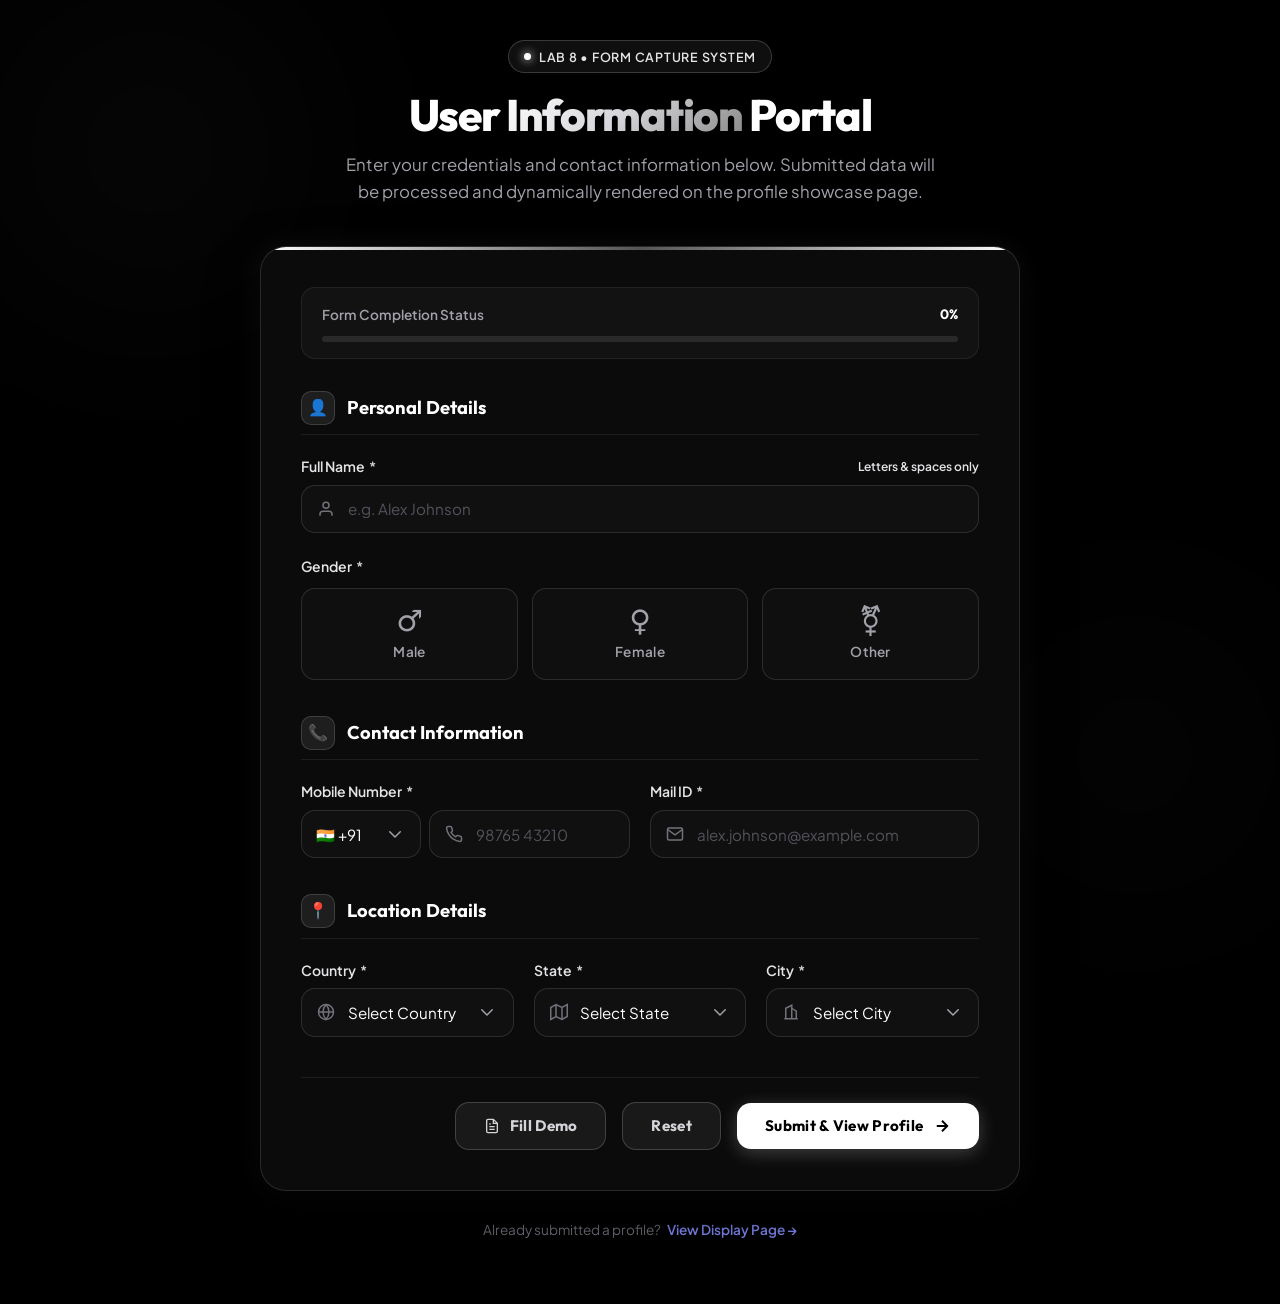
<file: index.html>
<!DOCTYPE html>
<html lang="en">
<head>
  <meta charset="UTF-8">
  <meta name="viewport" content="width=device-width, initial-scale=1.0">
  <title>User Information Capture | Web Programming Lab 8</title>
  <meta name="description" content="Capture user information such as name, gender, mobile number, email, city, state, and country using interactive HTML5 form elements and client-side JavaScript.">
  <link rel="stylesheet" href="style.css">
</head>
<body>

  <!-- Background Ambient Lights -->
  <div class="bg-ambient-orb orb-1"></div>
  <div class="bg-ambient-orb orb-2"></div>

  <main class="container container-narrow">
    <!-- Header -->
    <header class="app-header">
      <div class="badge-tag">
        <span class="badge-pulse"></span>
        Lab 8 • Form Capture System
      </div>
      <h1 class="app-title">User <span class="text-gradient">Information</span> Portal</h1>
      <p class="app-subtitle">
        Enter your credentials and contact information below. Submitted data will be processed and dynamically rendered on the profile showcase page.
      </p>
    </header>

    <!-- Main Form Card -->
    <section class="glass-card">
      
      <!-- Progress Bar -->
      <div class="form-progress-wrap">
        <div class="progress-header">
          <span>Form Completion Status</span>
          <span id="progressPercent" class="progress-count">0%</span>
        </div>
        <div class="progress-bar-track">
          <div id="progressBar" class="progress-bar-fill"></div>
        </div>
      </div>

      <form id="userForm" novalidate>
        
        <!-- Section 1: Personal Details -->
        <div class="form-section">
          <div class="section-legend">
            <span class="section-icon">👤</span>
            Personal Details
          </div>

          <div class="form-grid">
            <!-- Full Name -->
            <div class="form-group form-grid-full" id="group-fullName">
              <label for="fullName" class="form-label">
                <span>Full Name <span class="label-required">*</span></span>
                <span class="text-dim" style="font-size:0.75rem;">Letters & spaces only</span>
              </label>
              <div class="input-wrapper">
                <span class="input-icon-left">
                  <svg width="18" height="18" viewBox="0 0 24 24" fill="none" stroke="currentColor" stroke-width="2"><path d="M20 21v-2a4 4 0 0 0-4-4H8a4 4 0 0 0-4 4v2"></path><circle cx="12" cy="7" r="4"></circle></svg>
                </span>
                <input 
                  type="text" 
                  id="fullName" 
                  name="fullName" 
                  class="form-control" 
                  placeholder="e.g. Alex Johnson"
                  required
                  autocomplete="name"
                >
                <span class="input-status-icon status-valid">✓</span>
                <span class="input-status-icon status-error">✕</span>
              </div>
              <span class="error-message" id="error-fullName">Please enter a valid full name (minimum 3 characters).</span>
            </div>

            <!-- Gender Selection -->
            <div class="form-group form-grid-full" id="group-gender">
              <label class="form-label">
                <span>Gender <span class="label-required">*</span></span>
              </label>
              <div class="gender-options-grid">
                <label class="gender-option">
                  <input type="radio" name="gender" value="Male" required>
                  <div class="gender-card">
                    <span class="gender-icon">♂</span>
                    <span class="gender-title">Male</span>
                  </div>
                </label>
                <label class="gender-option">
                  <input type="radio" name="gender" value="Female">
                  <div class="gender-card">
                    <span class="gender-icon">♀</span>
                    <span class="gender-title">Female</span>
                  </div>
                </label>
                <label class="gender-option">
                  <input type="radio" name="gender" value="Other">
                  <div class="gender-card">
                    <span class="gender-icon">⚧</span>
                    <span class="gender-title">Other</span>
                  </div>
                </label>
              </div>
              <span class="error-message" id="error-gender">Please select your gender.</span>
            </div>
          </div>
        </div>

        <!-- Section 2: Contact Information -->
        <div class="form-section">
          <div class="section-legend">
            <span class="section-icon">📞</span>
            Contact Information
          </div>

          <div class="form-grid">
            <!-- Mobile Number -->
            <div class="form-group" id="group-mobile">
              <label for="mobile" class="form-label">
                <span>Mobile Number <span class="label-required">*</span></span>
              </label>
              <div class="phone-input-group">
                <select id="countryCode" name="countryCode" class="form-control country-code-select" aria-label="Country Code">
                  <option value="+91">🇮🇳 +91</option>
                  <option value="+1">🇺🇸 +1</option>
                  <option value="+44">🇬🇧 +44</option>
                  <option value="+61">🇦🇺 +61</option>
                  <option value="+81">🇯🇵 +81</option>
                  <option value="+49">🇩🇪 +49</option>
                  <option value="+971">🇦🇪 +971</option>
                  <option value="+65">🇸🇬 +65</option>
                </select>
                <div class="input-wrapper" style="flex:1;">
                  <span class="input-icon-left">
                    <svg width="18" height="18" viewBox="0 0 24 24" fill="none" stroke="currentColor" stroke-width="2"><path d="M22 16.92v3a2 2 0 0 1-2.18 2 19.79 19.79 0 0 1-8.63-3.07 19.5 19.5 0 0 1-6-6 19.79 19.79 0 0 1-3.07-8.67A2 2 0 0 1 4.11 2h3a2 2 0 0 1 2 1.72 12.84 12.84 0 0 0 .7 2.81 2 2 0 0 1-.45 2.11L8.09 9.91a16 16 0 0 0 6 6l1.27-1.27a2 2 0 0 1 2.11-.45 12.84 12.84 0 0 0 2.81.7A2 2 0 0 1 22 16.92z"></path></svg>
                  </span>
                  <input 
                    type="tel" 
                    id="mobile" 
                    name="mobile" 
                    class="form-control" 
                    placeholder="98765 43210"
                    required
                    autocomplete="tel-national"
                    maxlength="15"
                  >
                  <span class="input-status-icon status-valid">✓</span>
                  <span class="input-status-icon status-error">✕</span>
                </div>
              </div>
              <span class="error-message" id="error-mobile">Please enter a valid 10-digit mobile number.</span>
            </div>

            <!-- Email ID -->
            <div class="form-group" id="group-email">
              <label for="email" class="form-label">
                <span>Mail ID <span class="label-required">*</span></span>
              </label>
              <div class="input-wrapper">
                <span class="input-icon-left">
                  <svg width="18" height="18" viewBox="0 0 24 24" fill="none" stroke="currentColor" stroke-width="2"><path d="M4 4h16c1.1 0 2 .9 2 2v12c0 1.1-.9 2-2 2H4c-1.1 0-2-.9-2-2V6c0-1.1.9-2 2-2z"></path><polyline points="22,6 12,13 2,6"></polyline></svg>
                </span>
                <input 
                  type="email" 
                  id="email" 
                  name="email" 
                  class="form-control" 
                  placeholder="alex.johnson@example.com"
                  required
                  autocomplete="email"
                >
                <span class="input-status-icon status-valid">✓</span>
                <span class="input-status-icon status-error">✕</span>
              </div>
              <span class="error-message" id="error-email">Please enter a valid email address (e.g. name@domain.com).</span>
            </div>
          </div>
        </div>

        <!-- Section 3: Location Details -->
        <div class="form-section">
          <div class="section-legend">
            <span class="section-icon">📍</span>
            Location Details
          </div>

          <div class="form-grid form-grid-3">
            <!-- Country -->
            <div class="form-group" id="group-country">
              <label for="country" class="form-label">
                <span>Country <span class="label-required">*</span></span>
              </label>
              <div class="input-wrapper">
                <span class="input-icon-left">
                  <svg width="18" height="18" viewBox="0 0 24 24" fill="none" stroke="currentColor" stroke-width="2"><circle cx="12" cy="12" r="10"></circle><line x1="2" y1="12" x2="22" y2="12"></line><path d="M12 2a15.3 15.3 0 0 1 4 10 15.3 15.3 0 0 1-4 10 15.3 15.3 0 0 1-4-10 15.3 15.3 0 0 1 4-10z"></path></svg>
                </span>
                <select id="country" name="country" class="form-control" required autocomplete="country-name">
                  <option value="" disabled selected>Select Country</option>
                  <option value="India">India</option>
                  <option value="United States">United States</option>
                  <option value="United Kingdom">United Kingdom</option>
                  <option value="Canada">Canada</option>
                  <option value="Australia">Australia</option>
                  <option value="Germany">Germany</option>
                  <option value="France">France</option>
                  <option value="Singapore">Singapore</option>
                  <option value="United Arab Emirates">United Arab Emirates</option>
                  <option value="Japan">Japan</option>
                  <option value="Other">Other</option>
                </select>
                <span class="input-status-icon status-valid">✓</span>
                <span class="input-status-icon status-error">✕</span>
              </div>
              <span class="error-message" id="error-country">Please select your country.</span>
            </div>

            <!-- State -->
            <div class="form-group" id="group-state">
              <label for="state" class="form-label">
                <span>State <span class="label-required">*</span></span>
              </label>
              <div class="input-wrapper">
                <span class="input-icon-left">
                  <svg width="18" height="18" viewBox="0 0 24 24" fill="none" stroke="currentColor" stroke-width="2"><polygon points="1 6 1 22 8 18 16 22 23 18 23 2 16 6 8 2 1 6"></polygon><line x1="8" y1="2" x2="8" y2="18"></line><line x1="16" y1="6" x2="16" y2="22"></line></svg>
                </span>
                <select id="state" name="state" class="form-control" required autocomplete="address-level1">
                  <option value="" disabled selected>Select State</option>
                  <option value="Karnataka">Karnataka</option>
                  <option value="Maharashtra">Maharashtra</option>
                  <option value="Delhi">Delhi</option>
                  <option value="Tamil Nadu">Tamil Nadu</option>
                  <option value="Telangana">Telangana</option>
                  <option value="Gujarat">Gujarat</option>
                  <option value="Uttar Pradesh">Uttar Pradesh</option>
                  <option value="West Bengal">West Bengal</option>
                  <option value="Kerala">Kerala</option>
                  <option value="Rajasthan">Rajasthan</option>
                  <option value="California">California</option>
                  <option value="New York">New York</option>
                  <option value="Texas">Texas</option>
                  <option value="England">England</option>
                  <option value="Ontario">Ontario</option>
                  <option value="New South Wales">New South Wales</option>
                  <option value="Dubai">Dubai</option>
                  <option value="Other">Other (Custom State)</option>
                </select>
                <span class="input-status-icon status-valid">✓</span>
                <span class="input-status-icon status-error">✕</span>
              </div>
              <input type="text" id="customState" class="form-control" placeholder="Type custom state name..." style="display: none; margin-top: 0.5rem;" autocomplete="address-level1">
              <span class="error-message" id="error-state">Please select or specify your state.</span>
            </div>

            <!-- City -->
            <div class="form-group" id="group-city">
              <label for="city" class="form-label">
                <span>City <span class="label-required">*</span></span>
              </label>
              <div class="input-wrapper">
                <span class="input-icon-left">
                  <svg width="18" height="18" viewBox="0 0 24 24" fill="none" stroke="currentColor" stroke-width="2"><path d="M3 21h18"></path><path d="M5 21V7l8-4v18"></path><path d="M19 21V11l-6-4"></path><path d="M9 9v.01"></path><path d="M9 12v.01"></path><path d="M9 15v.01"></path><path d="M9 18v.01"></path></svg>
                </span>
                <select id="city" name="city" class="form-control" required autocomplete="address-level2">
                  <option value="" disabled selected>Select City</option>
                  <option value="Bengaluru">Bengaluru</option>
                  <option value="Mumbai">Mumbai</option>
                  <option value="New Delhi">New Delhi</option>
                  <option value="Chennai">Chennai</option>
                  <option value="Hyderabad">Hyderabad</option>
                  <option value="Pune">Pune</option>
                  <option value="Kolkata">Kolkata</option>
                  <option value="Ahmedabad">Ahmedabad</option>
                  <option value="Jaipur">Jaipur</option>
                  <option value="Lucknow">Lucknow</option>
                  <option value="Los Angeles">Los Angeles</option>
                  <option value="San Francisco">San Francisco</option>
                  <option value="New York City">New York City</option>
                  <option value="London">London</option>
                  <option value="Toronto">Toronto</option>
                  <option value="Sydney">Sydney</option>
                  <option value="Dubai City">Dubai City</option>
                  <option value="Other">Other (Custom City)</option>
                </select>
                <span class="input-status-icon status-valid">✓</span>
                <span class="input-status-icon status-error">✕</span>
              </div>
              <input type="text" id="customCity" class="form-control" placeholder="Type custom city name..." style="display: none; margin-top: 0.5rem;" autocomplete="address-level2">
              <span class="error-message" id="error-city">Please select or specify your city.</span>
            </div>
          </div>
        </div>

        <!-- Form Action Buttons -->
        <div class="form-actions">
          <button type="button" id="btnDemo" class="btn btn-secondary" title="Auto-fill sample data">
            <svg width="16" height="16" viewBox="0 0 24 24" fill="none" stroke="currentColor" stroke-width="2"><path d="M14 2H6a2 2 0 0 0-2 2v16a2 2 0 0 0 2 2h12a2 2 0 0 0 2-2V8z"></path><polyline points="14 2 14 8 20 8"></polyline><line x1="16" y1="13" x2="8" y2="13"></line><line x1="16" y1="17" x2="8" y2="17"></line><polyline points="10 9 9 9 8 9"></polyline></svg>
            Fill Demo
          </button>
          
          <button type="reset" id="btnReset" class="btn btn-secondary">
            Reset
          </button>

          <button type="submit" id="btnSubmit" class="btn btn-primary">
            <span>Submit & View Profile</span>
            <svg class="btn-icon-right" width="18" height="18" viewBox="0 0 24 24" fill="none" stroke="currentColor" stroke-width="2.5"><line x1="5" y1="12" x2="19" y2="12"></line><polyline points="12 5 19 12 12 19"></polyline></svg>
          </button>
        </div>

      </form>
    </section>

    <!-- Footer info / shortcut to display -->
    <div style="text-align: center; margin-top: 1.75rem; color: var(--text-dim); font-size: 0.85rem;">
      Already submitted a profile? 
      <a href="display.html" style="color: #818cf8; text-decoration: none; font-weight: 600; margin-left: 4px;">
        View Display Page →
      </a>
    </div>
  </main>

  <!-- Toast Container -->
  <div id="toastContainer" class="toast-container" aria-live="polite"></div>

  <script src="script.js"></script>
</body>
</html>
</file>
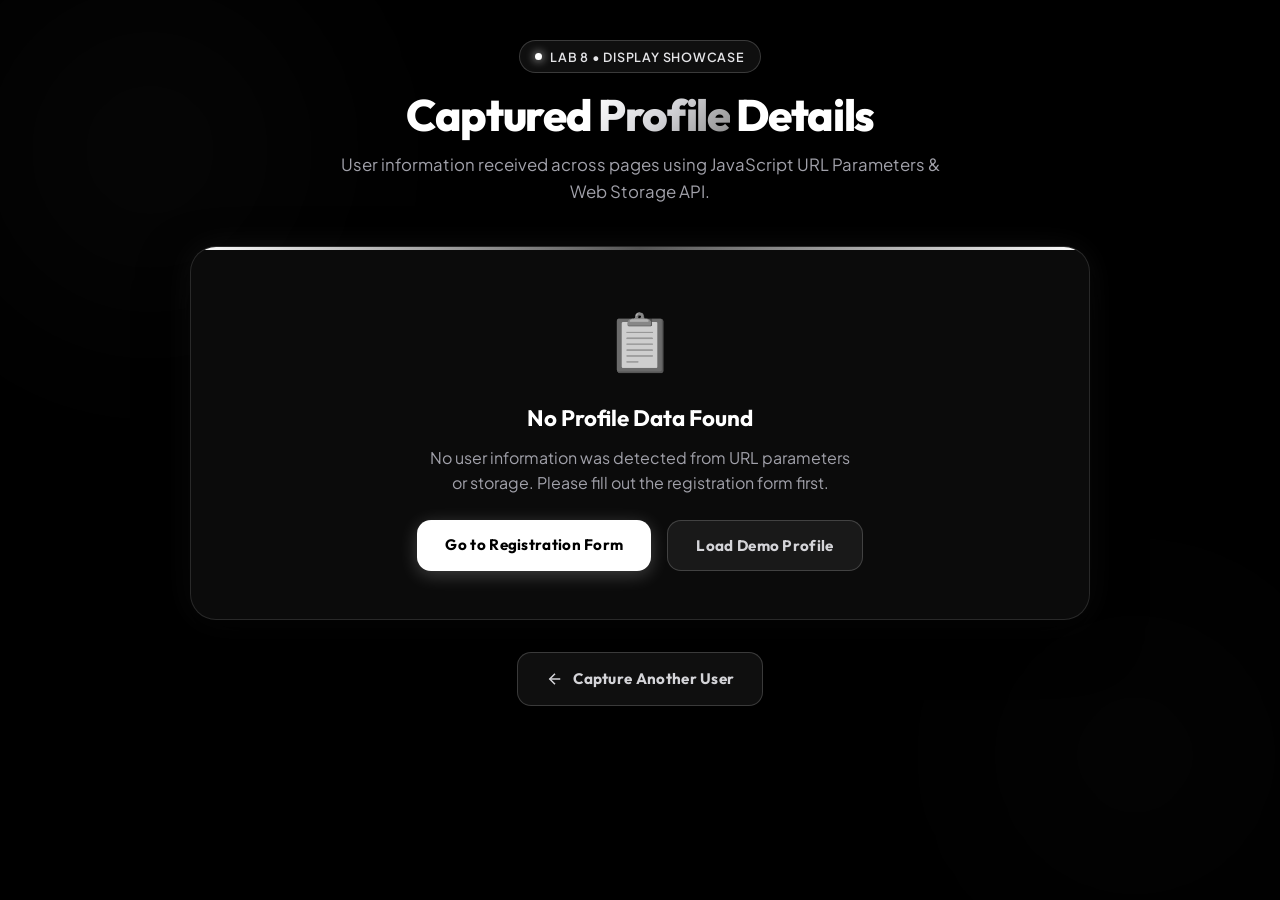
<file: display.html>
<!DOCTYPE html>
<html lang="en">
<head>
  <meta charset="UTF-8">
  <meta name="viewport" content="width=device-width, initial-scale=1.0">
  <title>User Profile Showcase | Web Programming Lab 8</title>
  <meta name="description" content="Display captured user information including name, gender, contact info, and location dynamically rendered via client-side JavaScript.">
  <link rel="stylesheet" href="style.css">
</head>
<body>

  <!-- Ambient Lights -->
  <div class="bg-ambient-orb orb-1"></div>
  <div class="bg-ambient-orb orb-2"></div>

  <main class="container">
    <!-- Header -->
    <header class="app-header">
      <div class="badge-tag">
        <span class="badge-pulse"></span>
        Lab 8 • Display Showcase
      </div>
      <h1 class="app-title">Captured <span class="text-gradient">Profile</span> Details</h1>
      <p class="app-subtitle">
        User information received across pages using JavaScript URL Parameters &amp; Web Storage API.
      </p>
    </header>

    <!-- Main Profile Card Container -->
    <div id="profileContainer">
      <!-- Injected dynamically by display.js -->
    </div>

    <!-- History / Multiple Submissions Section -->
    <section class="history-section" id="historySection" style="display: none;">
      <div class="history-card">
        <div class="history-header">
          <h2 class="history-title">
            <svg width="20" height="20" viewBox="0 0 24 24" fill="none" stroke="currentColor" stroke-width="2"><path d="M12 8v4l3 3"></path><circle cx="12" cy="12" r="9"></circle></svg>
            Recent Captures History
          </h2>
          <button id="btnClearHistory" class="btn btn-secondary btn-sm" title="Clear all local submissions">
            Clear History
          </button>
        </div>
        <div class="table-responsive">
          <table class="records-table">
            <thead>
              <tr>
                <th>Name</th>
                <th>Gender</th>
                <th>Mobile</th>
                <th>Mail ID</th>
                <th>Location</th>
                <th>Submitted</th>
                <th>Action</th>
              </tr>
            </thead>
            <tbody id="historyTableBody">
              <!-- Dynamically populated -->
            </tbody>
          </table>
        </div>
      </div>
    </section>

    <!-- Bottom Navigation -->
    <div style="text-align: center; margin-top: 2rem;">
      <a href="index.html" class="btn btn-secondary" style="display: inline-flex;">
        <svg width="18" height="18" viewBox="0 0 24 24" fill="none" stroke="currentColor" stroke-width="2"><line x1="19" y1="12" x2="5" y2="12"></line><polyline points="12 19 5 12 12 5"></polyline></svg>
        Capture Another User
      </a>
    </div>
  </main>

  <!-- Toast Notification Container -->
  <div id="toastContainer" class="toast-container" aria-live="polite"></div>

  <script src="display.js"></script>
</body>
</html>
</file>
<file: style.css>
/* ==========================================================================
   LAB 8: Cross-Page User Information Capture & Display System
   Sophisticated Monochrome (Black & White) Design System
   ========================================================================== */

@import url('https://fonts.googleapis.com/css2?family=Outfit:wght@400;500;600;700;800&family=Plus+Jakarta+Sans:wght@300;400;500;600;700&display=swap');

:root {
  /* Monochrome Noir Color Palette */
  --bg-dark: #000000;
  --bg-gradient: radial-gradient(circle at 15% 15%, rgba(255, 255, 255, 0.06) 0%, transparent 40%),
                  radial-gradient(circle at 85% 85%, rgba(255, 255, 255, 0.04) 0%, transparent 45%),
                  radial-gradient(circle at 50% 50%, rgba(255, 255, 255, 0.02) 0%, transparent 60%),
                  #000000;

  --card-bg: rgba(14, 14, 14, 0.82);
  --card-bg-solid: #111111;
  --card-hover: rgba(22, 22, 22, 0.92);

  --border-subtle: rgba(255, 255, 255, 0.12);
  --border-medium: rgba(255, 255, 255, 0.25);
  --border-glow: rgba(255, 255, 255, 0.35);
  --border-focus: #ffffff;

  --primary-500: #ffffff;
  --primary-600: #e4e4e7;
  --primary-glow: rgba(255, 255, 255, 0.25);

  --secondary-500: #a1a1aa;
  --accent-light: #f4f4f5;
  --accent-muted: #71717a;
  --accent-dim: #3f3f46;

  --gradient-brand: linear-gradient(135deg, #ffffff 0%, #d4d4d8 50%, #888888 100%);
  --gradient-card-top: linear-gradient(90deg, #ffffff, #555555, #ffffff);

  --text-main: #ffffff;
  --text-muted: #a1a1aa;
  --text-dim: #71717a;

  --font-body: 'Plus Jakarta Sans', system-ui, -apple-system, sans-serif;
  --font-heading: 'Outfit', 'Plus Jakarta Sans', sans-serif;

  --radius-sm: 8px;
  --radius-md: 14px;
  --radius-lg: 20px;
  --radius-xl: 26px;

  --shadow-sm: 0 2px 8px rgba(0, 0, 0, 0.6);
  --shadow-md: 0 8px 24px rgba(0, 0, 0, 0.7);
  --shadow-lg: 0 20px 50px rgba(0, 0, 0, 0.8), 0 0 35px rgba(255, 255, 255, 0.06);
  --shadow-glow: 0 0 25px rgba(255, 255, 255, 0.25);

  --transition: all 0.22s cubic-bezier(0.16, 1, 0.3, 1);
}

/* Base Reset */
*, *::before, *::after {
  box-sizing: border-box;
  margin: 0;
  padding: 0;
}

html {
  scroll-behavior: smooth;
  font-size: 16px;
}

body {
  font-family: var(--font-body);
  background-color: var(--bg-dark);
  background-image: var(--bg-gradient);
  background-attachment: fixed;
  color: var(--text-main);
  min-height: 100vh;
  line-height: 1.6;
  -webkit-font-smoothing: antialiased;
  position: relative;
  overflow-x: hidden;
  padding: 2.5rem 1rem 4rem;
}

/* Ambient Background Blobs (Monochrome Glows) */
.bg-ambient-orb {
  position: fixed;
  border-radius: 50%;
  filter: blur(100px);
  pointer-events: none;
  z-index: 0;
  opacity: 0.35;
  animation: floatOrb 20s ease-in-out infinite alternate;
}

.orb-1 {
  width: 500px;
  height: 500px;
  background: radial-gradient(circle, rgba(255, 255, 255, 0.12), transparent 70%);
  top: -100px;
  left: -100px;
}

.orb-2 {
  width: 450px;
  height: 450px;
  background: radial-gradient(circle, rgba(255, 255, 255, 0.08), transparent 70%);
  bottom: -80px;
  right: -80px;
  animation-delay: -9s;
}

@keyframes floatOrb {
  0% { transform: translate(0, 0) scale(1); }
  50% { transform: translate(35px, 25px) scale(1.06); }
  100% { transform: translate(-25px, 40px) scale(0.96); }
}

/* Container */
.container {
  width: 100%;
  max-width: 900px;
  margin: 0 auto;
  position: relative;
  z-index: 1;
}

.container-narrow {
  max-width: 760px;
}

/* Header & Branding */
.app-header {
  text-align: center;
  margin-bottom: 2.5rem;
  animation: fadeInDown 0.6s ease-out;
}

.badge-tag {
  display: inline-flex;
  align-items: center;
  gap: 0.5rem;
  padding: 0.35rem 0.95rem;
  background: rgba(255, 255, 255, 0.06);
  border: 1px solid rgba(255, 255, 255, 0.18);
  border-radius: 9999px;
  color: #e4e4e7;
  font-size: 0.785rem;
  font-weight: 600;
  letter-spacing: 0.06em;
  text-transform: uppercase;
  margin-bottom: 1rem;
  backdrop-filter: blur(8px);
}

.badge-pulse {
  width: 7px;
  height: 7px;
  border-radius: 50%;
  background-color: #ffffff;
  box-shadow: 0 0 10px #ffffff;
  animation: pulseDot 2s infinite;
}

@keyframes pulseDot {
  0%, 100% { transform: scale(1); opacity: 1; }
  50% { transform: scale(1.5); opacity: 0.4; }
}

.app-title {
  font-family: var(--font-heading);
  font-size: clamp(2rem, 4vw, 2.75rem);
  font-weight: 800;
  line-height: 1.2;
  letter-spacing: -0.03em;
  margin-bottom: 0.65rem;
  color: #ffffff;
}

.text-gradient {
  background: var(--gradient-brand);
  -webkit-background-clip: text;
  -webkit-text-fill-color: transparent;
  display: inline-block;
}

.app-subtitle {
  color: var(--text-muted);
  font-size: 1.05rem;
  max-width: 600px;
  margin: 0 auto;
}

/* Card Container */
.glass-card {
  background: var(--card-bg);
  backdrop-filter: blur(24px);
  -webkit-backdrop-filter: blur(24px);
  border: 1px solid var(--border-subtle);
  border-radius: var(--radius-xl);
  box-shadow: var(--shadow-lg);
  padding: 2.5rem;
  position: relative;
  overflow: hidden;
  transition: var(--transition);
  animation: fadeInUp 0.7s ease-out;
}

.glass-card::before {
  content: '';
  position: absolute;
  top: 0;
  left: 0;
  right: 0;
  height: 3px;
  background: var(--gradient-card-top);
}

/* Form Progress Bar */
.form-progress-wrap {
  margin-bottom: 2rem;
  background: rgba(255, 255, 255, 0.03);
  padding: 1rem 1.25rem;
  border-radius: var(--radius-md);
  border: 1px solid rgba(255, 255, 255, 0.07);
}

.progress-header {
  display: flex;
  justify-content: space-between;
  align-items: center;
  margin-bottom: 0.6rem;
  font-size: 0.85rem;
  font-weight: 600;
  color: var(--text-muted);
}

.progress-count {
  color: #ffffff;
  font-family: var(--font-heading);
  font-weight: 700;
}

.progress-bar-track {
  width: 100%;
  height: 6px;
  background: rgba(255, 255, 255, 0.1);
  border-radius: 9999px;
  overflow: hidden;
  position: relative;
}

.progress-bar-fill {
  height: 100%;
  width: 0%;
  background: linear-gradient(90deg, #71717a 0%, #ffffff 100%);
  border-radius: 9999px;
  transition: width 0.35s ease-out;
  box-shadow: 0 0 10px rgba(255, 255, 255, 0.5);
}

/* Form Section Header */
.form-section {
  margin-bottom: 2.25rem;
}

.section-legend {
  display: flex;
  align-items: center;
  gap: 0.75rem;
  font-family: var(--font-heading);
  font-size: 1.15rem;
  font-weight: 700;
  color: #ffffff;
  margin-bottom: 1.25rem;
  padding-bottom: 0.6rem;
  border-bottom: 1px solid rgba(255, 255, 255, 0.08);
}

.section-icon {
  width: 34px;
  height: 34px;
  border-radius: 10px;
  background: rgba(255, 255, 255, 0.08);
  border: 1px solid rgba(255, 255, 255, 0.15);
  color: #ffffff;
  display: inline-flex;
  align-items: center;
  justify-content: center;
  font-size: 1rem;
}

/* Form Grid */
.form-grid {
  display: grid;
  grid-template-columns: repeat(2, 1fr);
  gap: 1.35rem 1.25rem;
}

.form-grid-full {
  grid-column: 1 / -1;
}

.form-grid-3 {
  grid-template-columns: repeat(3, 1fr);
}

/* Input Form Groups */
.form-group {
  display: flex;
  flex-direction: column;
  position: relative;
}

.form-label {
  display: flex;
  align-items: center;
  justify-content: space-between;
  font-size: 0.875rem;
  font-weight: 600;
  color: #e4e4e7;
  margin-bottom: 0.45rem;
}

.label-required {
  color: #ffffff;
  margin-left: 2px;
  opacity: 0.8;
}

.input-wrapper {
  position: relative;
  display: flex;
  align-items: center;
}

.input-icon-left {
  position: absolute;
  left: 1rem;
  color: var(--text-dim);
  pointer-events: none;
  display: flex;
  align-items: center;
  font-size: 1rem;
  transition: var(--transition);
}

.form-control {
  width: 100%;
  padding: 0.85rem 1rem 0.85rem 2.85rem;
  background: rgba(18, 18, 18, 0.8);
  border: 1.5px solid var(--border-subtle);
  border-radius: var(--radius-md);
  color: var(--text-main);
  font-family: var(--font-body);
  font-size: 0.95rem;
  transition: var(--transition);
  outline: none;
}

.form-control:hover {
  border-color: rgba(255, 255, 255, 0.28);
  background: rgba(24, 24, 24, 0.95);
}

.form-control:focus {
  border-color: var(--border-focus);
  background: #000000;
  box-shadow: 0 0 0 3px rgba(255, 255, 255, 0.22);
}

.form-control:focus + .input-icon-left,
.input-wrapper:focus-within .input-icon-left {
  color: #ffffff;
}

.form-control::placeholder {
  color: #52525b;
}

/* Select Control Styling */
select.form-control {
  appearance: none;
  -webkit-appearance: none;
  cursor: pointer;
  padding-right: 2.75rem;
  background-image: url("data:image/svg+xml,%3Csvg xmlns='http://www.w3.org/2000/svg' fill='none' viewBox='0 0 24 24' stroke='%23a1a1aa'%3E%3Cpath stroke-linecap='round' stroke-linejoin='round' stroke-width='2' d='M19 9l-7 7-7-7'%3E%3C/path%3E%3C/svg%3E");
  background-repeat: no-repeat;
  background-position: right 1rem center;
  background-size: 1.15rem;
}

select.form-control option {
  background-color: #121212;
  color: #ffffff;
  padding: 0.5rem;
}

/* Phone input group with prefix */
.phone-input-group {
  display: flex;
  gap: 0.5rem;
}

.country-code-select {
  width: 120px;
  flex-shrink: 0;
  padding-left: 0.85rem !important;
}

/* Validation Feedback States */
.form-group.has-error .form-control {
  border-color: #ffffff;
  background: rgba(255, 255, 255, 0.05);
  box-shadow: 0 0 0 1px #ffffff;
}

.form-group.has-error .form-control:focus {
  box-shadow: 0 0 0 3px rgba(255, 255, 255, 0.35);
}

.form-group.is-valid .form-control {
  border-color: rgba(255, 255, 255, 0.45);
}

.input-status-icon {
  position: absolute;
  right: 1rem;
  pointer-events: none;
  font-size: 0.95rem;
  opacity: 0;
  transform: scale(0.5);
  transition: var(--transition);
}

.form-group.is-valid .input-status-icon.status-valid {
  opacity: 1;
  transform: scale(1);
  color: #ffffff;
}

.form-group.has-error .input-status-icon.status-error {
  opacity: 1;
  transform: scale(1);
  color: #ffffff;
}

.error-message {
  font-size: 0.785rem;
  color: #ffffff;
  background: rgba(255, 255, 255, 0.08);
  border: 1px solid rgba(255, 255, 255, 0.15);
  padding: 0.35rem 0.65rem;
  border-radius: var(--radius-sm);
  margin-top: 0.45rem;
  display: none;
  align-items: center;
  gap: 0.35rem;
  animation: fadeIn 0.2s ease-in;
}

.form-group.has-error .error-message {
  display: flex;
}

/* Gender Selection Cards */
.gender-options-grid {
  display: grid;
  grid-template-columns: repeat(3, 1fr);
  gap: 0.85rem;
  margin-top: 0.25rem;
}

.gender-option {
  position: relative;
  cursor: pointer;
}

.gender-option input[type="radio"] {
  position: absolute;
  opacity: 0;
  width: 0;
  height: 0;
}

.gender-card {
  display: flex;
  flex-direction: column;
  align-items: center;
  justify-content: center;
  gap: 0.4rem;
  padding: 1rem 0.5rem;
  background: rgba(18, 18, 18, 0.7);
  border: 1.5px solid var(--border-subtle);
  border-radius: var(--radius-md);
  color: var(--text-muted);
  transition: var(--transition);
  user-select: none;
}

.gender-card .gender-icon {
  font-size: 1.85rem;
  font-weight: 700;
  line-height: 1;
  display: inline-flex;
  align-items: center;
  justify-content: center;
  transition: transform 0.2s ease, color 0.2s ease;
}

.gender-card .gender-title {
  font-size: 0.85rem;
  font-weight: 600;
  letter-spacing: 0.02em;
}

.gender-option:hover .gender-card {
  border-color: rgba(255, 255, 255, 0.35);
  background: rgba(25, 25, 25, 0.95);
  transform: translateY(-2px);
  color: #ffffff;
}

.gender-option input[type="radio"]:checked + .gender-card {
  border-color: #ffffff;
  background: rgba(255, 255, 255, 0.12);
  color: #ffffff;
  box-shadow: 0 0 20px rgba(255, 255, 255, 0.25);
}

.gender-option input[type="radio"]:checked + .gender-card .gender-icon {
  transform: scale(1.15);
  filter: grayscale(100%) brightness(1.2);
}

/* Form Actions */
.form-actions {
  display: flex;
  align-items: center;
  justify-content: flex-end;
  gap: 1rem;
  margin-top: 2.5rem;
  padding-top: 1.5rem;
  border-top: 1px solid rgba(255, 255, 255, 0.08);
}

.btn {
  display: inline-flex;
  align-items: center;
  justify-content: center;
  gap: 0.6rem;
  padding: 0.85rem 1.75rem;
  font-family: var(--font-heading);
  font-size: 0.95rem;
  font-weight: 700;
  letter-spacing: 0.02em;
  border-radius: var(--radius-md);
  border: none;
  cursor: pointer;
  transition: var(--transition);
  text-decoration: none;
  position: relative;
  overflow: hidden;
}

/* Monochrome High-Contrast Primary Button */
.btn-primary {
  background: #ffffff;
  color: #000000;
  box-shadow: 0 4px 18px rgba(255, 255, 255, 0.22);
}

.btn-primary:hover {
  background: #e4e4e7;
  color: #000000;
  transform: translateY(-2px);
  box-shadow: 0 8px 26px rgba(255, 255, 255, 0.35);
}

.btn-primary:active {
  transform: translateY(0);
}

.btn-secondary {
  background: rgba(255, 255, 255, 0.06);
  border: 1px solid rgba(255, 255, 255, 0.18);
  color: #d4d4d8;
}

.btn-secondary:hover {
  background: rgba(255, 255, 255, 0.14);
  color: #ffffff;
  border-color: rgba(255, 255, 255, 0.35);
}

.btn-icon-right {
  transition: transform 0.2s ease;
}

.btn-primary:hover .btn-icon-right {
  transform: translateX(4px);
}

/* ==========================================================================
   Display Page Styles (Profile Showcase & Summary)
   ========================================================================== */

.profile-card {
  padding: 0;
  overflow: hidden;
}

.profile-header-banner {
  background: linear-gradient(135deg, #27272a 0%, #18181b 50%, #09090b 100%);
  height: 140px;
  position: relative;
  display: flex;
  align-items: flex-end;
  padding: 0 2rem;
  border-bottom: 1px solid rgba(255, 255, 255, 0.1);
}

.profile-header-banner::after {
  content: '';
  position: absolute;
  inset: 0;
  background: linear-gradient(180deg, transparent 40%, rgba(14, 14, 14, 0.95) 100%);
}

.profile-content {
  padding: 2.25rem;
  position: relative;
  margin-top: -55px;
}

.profile-meta-row {
  display: flex;
  align-items: flex-end;
  justify-content: space-between;
  flex-wrap: wrap;
  gap: 1.25rem;
  margin-bottom: 2rem;
}

.avatar-badge-wrap {
  display: flex;
  align-items: flex-end;
  gap: 1.25rem;
}

.user-avatar {
  width: 95px;
  height: 95px;
  border-radius: 24px;
  background: #18181b;
  border: 3.5px solid #ffffff;
  box-shadow: 0 10px 30px rgba(0, 0, 0, 0.8), 0 0 20px rgba(255, 255, 255, 0.15);
  display: flex;
  align-items: center;
  justify-content: center;
  font-family: var(--font-heading);
  font-size: 2.25rem;
  font-weight: 800;
  color: #ffffff;
  position: relative;
  z-index: 2;
  user-select: none;
}

.avatar-indicator {
  position: absolute;
  bottom: 4px;
  right: 4px;
  width: 18px;
  height: 18px;
  background: #ffffff;
  border: 3px solid #18181b;
  border-radius: 50%;
  box-shadow: 0 0 8px #ffffff;
}

.user-title-wrap h2 {
  font-family: var(--font-heading);
  font-size: 1.75rem;
  font-weight: 700;
  color: #ffffff;
  line-height: 1.2;
}

.user-subtitle {
  color: var(--text-muted);
  font-size: 0.9rem;
  margin-top: 0.35rem;
  display: flex;
  align-items: center;
  gap: 0.5rem;
}

.pill-badge {
  display: inline-flex;
  align-items: center;
  gap: 0.35rem;
  padding: 0.25rem 0.75rem;
  border-radius: 9999px;
  font-size: 0.75rem;
  font-weight: 600;
  text-transform: uppercase;
  letter-spacing: 0.04em;
}

.pill-purple, .pill-cyan {
  background: rgba(255, 255, 255, 0.08);
  color: #ffffff;
  border: 1px solid rgba(255, 255, 255, 0.22);
}

/* Detail Information Cards Grid */
.details-grid {
  display: grid;
  grid-template-columns: repeat(2, 1fr);
  gap: 1.25rem;
  margin-bottom: 2rem;
}

.info-item {
  background: rgba(255, 255, 255, 0.03);
  border: 1px solid rgba(255, 255, 255, 0.09);
  border-radius: var(--radius-md);
  padding: 1.1rem 1.25rem;
  display: flex;
  align-items: flex-start;
  gap: 1rem;
  transition: var(--transition);
}

.info-item:hover {
  background: rgba(255, 255, 255, 0.06);
  border-color: rgba(255, 255, 255, 0.28);
  transform: translateY(-2px);
}

/* Universal Monochrome Icons */
.info-item-icon {
  width: 42px;
  height: 42px;
  border-radius: 12px;
  display: flex;
  align-items: center;
  justify-content: center;
  font-size: 1.25rem;
  flex-shrink: 0;
  background: rgba(255, 255, 255, 0.08) !important;
  border: 1px solid rgba(255, 255, 255, 0.15) !important;
  color: #ffffff !important;
}

.info-item-icon span {
  filter: grayscale(100%);
}

.info-content {
  flex: 1;
  min-width: 0;
}

.info-label {
  font-size: 0.775rem;
  font-weight: 600;
  text-transform: uppercase;
  letter-spacing: 0.05em;
  color: var(--text-dim);
  margin-bottom: 0.25rem;
}

.info-val {
  font-size: 1.05rem;
  font-weight: 600;
  color: var(--text-main);
  word-break: break-word;
}

.info-val a {
  color: #ffffff;
  text-decoration: underline;
  text-decoration-color: rgba(255, 255, 255, 0.35);
  transition: all 0.2s ease;
}

.info-val a:hover {
  color: #ffffff;
  text-decoration-color: #ffffff;
}

/* Full address card */
.info-item-full {
  grid-column: 1 / -1;
}

/* Card Actions */
.profile-actions {
  display: flex;
  flex-wrap: wrap;
  gap: 0.85rem;
  padding-top: 1.5rem;
  border-top: 1px solid rgba(255, 255, 255, 0.08);
}

/* Toast Notifications */
.toast-container {
  position: fixed;
  bottom: 2rem;
  right: 2rem;
  z-index: 1000;
  display: flex;
  flex-direction: column;
  gap: 0.75rem;
  pointer-events: none;
}

.toast {
  background: #121212;
  border: 1px solid rgba(255, 255, 255, 0.25);
  box-shadow: 0 10px 30px rgba(0, 0, 0, 0.8);
  padding: 0.9rem 1.4rem;
  border-radius: var(--radius-md);
  color: #ffffff;
  font-size: 0.9rem;
  display: flex;
  align-items: center;
  gap: 0.75rem;
  animation: slideToast 0.3s ease-out;
  pointer-events: auto;
}

.toast.toast-success, .toast.toast-info {
  border-left: 4px solid #ffffff;
}

@keyframes slideToast {
  from { transform: translateX(100%); opacity: 0; }
  to { transform: translateX(0); opacity: 1; }
}

/* History / Multiple records section */
.history-section {
  margin-top: 2.5rem;
}

.history-card {
  background: rgba(14, 14, 14, 0.7);
  border: 1px solid rgba(255, 255, 255, 0.09);
  border-radius: var(--radius-lg);
  padding: 1.75rem;
}

.history-header {
  display: flex;
  justify-content: space-between;
  align-items: center;
  margin-bottom: 1.25rem;
}

.history-title {
  font-family: var(--font-heading);
  font-size: 1.15rem;
  font-weight: 700;
  color: var(--text-main);
  display: flex;
  align-items: center;
  gap: 0.5rem;
}

.table-responsive {
  width: 100%;
  overflow-x: auto;
}

.records-table {
  width: 100%;
  border-collapse: collapse;
  text-align: left;
  font-size: 0.875rem;
}

.records-table th {
  padding: 0.75rem 1rem;
  background: rgba(255, 255, 255, 0.04);
  color: var(--text-muted);
  font-weight: 600;
  text-transform: uppercase;
  font-size: 0.75rem;
  letter-spacing: 0.05em;
  border-bottom: 1px solid rgba(255, 255, 255, 0.12);
}

.records-table td {
  padding: 0.85rem 1rem;
  border-bottom: 1px solid rgba(255, 255, 255, 0.05);
  color: var(--text-main);
}

.records-table tr:hover td {
  background: rgba(255, 255, 255, 0.04);
}

.records-table a {
  color: #ffffff;
  text-decoration: underline;
  text-decoration-color: rgba(255, 255, 255, 0.4);
}

.btn-sm {
  padding: 0.4rem 0.85rem;
  font-size: 0.8rem;
}

/* Empty State Card */
.empty-state {
  text-align: center;
  padding: 3rem 1.5rem;
}

.empty-icon {
  font-size: 3.5rem;
  margin-bottom: 1rem;
  opacity: 0.8;
  filter: grayscale(100%);
}

.empty-state h3 {
  font-family: var(--font-heading);
  font-size: 1.4rem;
  margin-bottom: 0.5rem;
  color: #ffffff;
}

.empty-state p {
  color: var(--text-muted);
  max-width: 420px;
  margin: 0 auto 1.5rem;
}

/* Animations */
@keyframes fadeIn {
  from { opacity: 0; }
  to { opacity: 1; }
}

@keyframes fadeInDown {
  from { opacity: 0; transform: translateY(-20px); }
  to { opacity: 1; transform: translateY(0); }
}

@keyframes fadeInUp {
  from { opacity: 0; transform: translateY(20px); }
  to { opacity: 1; transform: translateY(0); }
}

/* Responsive adjustments */
@media (max-width: 768px) {
  body {
    padding: 1.5rem 0.75rem 3rem;
  }

  .glass-card {
    padding: 1.5rem;
  }

  .form-grid {
    grid-template-columns: 1fr;
  }

  .gender-options-grid {
    grid-template-columns: 1fr;
  }

  .details-grid {
    grid-template-columns: 1fr;
  }

  .profile-header-banner {
    height: 110px;
    padding: 0 1.25rem;
  }

  .profile-content {
    padding: 1.5rem;
    margin-top: -45px;
  }

  .user-avatar {
    width: 76px;
    height: 76px;
    font-size: 1.75rem;
  }

  .form-actions, .profile-actions {
    flex-direction: column;
    align-items: stretch;
  }

  .btn {
    width: 100%;
  }
}

/* Print Stylesheet for ID Badge / Profile PDF */
@media print {
  body {
    background: #ffffff !important;
    color: #000000 !important;
    padding: 0 !important;
  }

  .bg-ambient-orb, .app-header, .profile-actions, .history-section, .toast-container, .btn {
    display: none !important;
  }

  .glass-card {
    box-shadow: none !important;
    border: 1px solid #000000 !important;
    background: #ffffff !important;
    padding: 2rem !important;
  }

  .profile-header-banner {
    background: #000000 !important;
    -webkit-print-color-adjust: exact;
    print-color-adjust: exact;
  }

  .user-avatar {
    border: 3px solid #000000 !important;
    background: #f4f4f5 !important;
    color: #000000 !important;
  }

  .info-item {
    border: 1px solid #e4e4e7 !important;
    background: #fafafa !important;
  }

  .info-label {
    color: #52525b !important;
  }

  .info-val {
    color: #000000 !important;
  }
}
</file>
